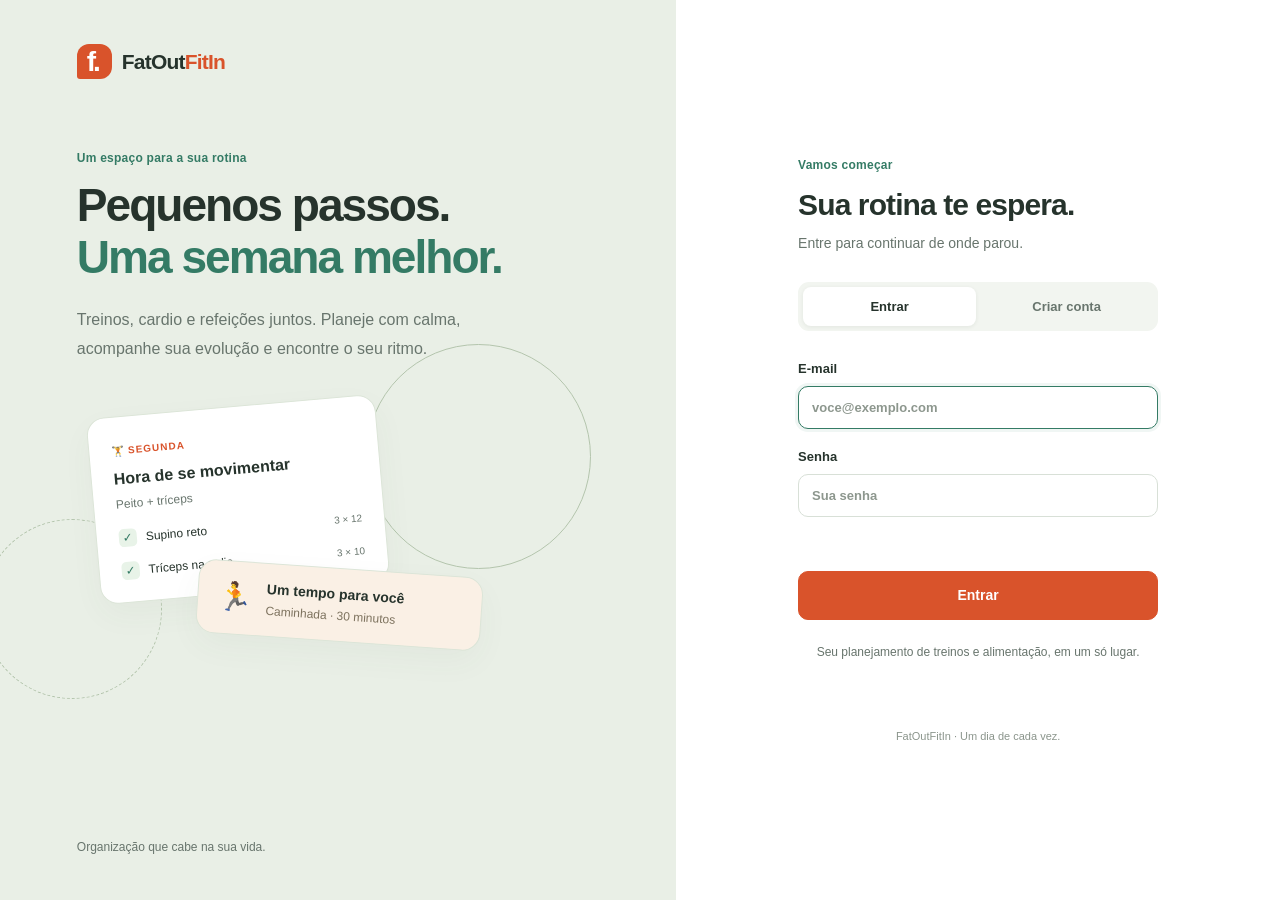
<file: frontend/index.html>
<!doctype html>
<html lang="pt-BR"><head>
  <meta charset="utf-8"><meta name="viewport" content="width=device-width,initial-scale=1">
  <meta name="theme-color" content="#f4f6f3"><title>FatOutFitIn · Sua rotina, no seu ritmo</title>
  <link rel="stylesheet" href="./css/styles.css">
</head><body class="pagina-login">
  <div class="login-layout">
    <section class="login-apresentacao" aria-label="Sobre o FatOutFitIn">
      <a class="marca" href="./index.html"><span class="brand-symbol" aria-hidden="true">f.</span>FatOut<span>FitIn</span></a>
      <div class="intro-copy"><span class="intro-tag">Um espaço para a sua rotina</span>
        <h1>Pequenos passos.<br><em>Uma semana melhor.</em></h1>
        <p>Treinos, cardio e refeições juntos. Planeje com calma, acompanhe sua evolução e encontre o seu ritmo.</p>
      </div>
      <div class="routine-art" aria-hidden="true">
        <div class="art-note note-training"><span class="note-kicker">🏋️ SEGUNDA</span><b>Hora de se movimentar</b><span>Peito + tríceps</span><div class="art-check"><i>✓</i> Supino reto <small>3 × 12</small></div><div class="art-check"><i>✓</i> Tríceps na polia <small>3 × 10</small></div></div>
        <div class="art-note note-cardio"><span class="art-icon">🏃</span><div><b>Um tempo para você</b><span>Caminhada · 30 minutos</span></div></div>
        <div class="art-decoration deco-one"></div><div class="art-decoration deco-two"></div>
      </div><p class="intro-footer">Organização que cabe na sua vida.</p>
    </section>
    <main class="login-form-side"><div class="caixa-login">
      <div class="login-heading"><span class="intro-tag">Vamos começar</span><h2>Sua rotina te espera.</h2><p>Entre para continuar de onde parou.</p></div>
      <div class="abas" role="group" aria-label="Acessar ou criar conta"><button type="button" class="aba ativa" data-modo="login">Entrar</button><button type="button" class="aba" data-modo="cadastro">Criar conta</button></div>
      <form id="form-acesso" novalidate>
        <label class="campo-nome" hidden>Seu nome<input name="nome" autocomplete="name" placeholder="Como podemos te chamar?" maxlength="80"></label>
        <label>E-mail<input name="email" type="email" autocomplete="email" placeholder="voce@exemplo.com" autofocus></label>
        <label>Senha<input name="senha" type="password" autocomplete="current-password" placeholder="Sua senha"></label>
        <p id="mensagem" class="mensagem" role="alert"></p><button type="submit" id="login" class="btn-primario">Entrar</button>
      </form><p class="login-footnote">Seu planejamento de treinos e alimentação, em um só lugar.</p>
    </div><small class="login-copyright">FatOutFitIn · Um dia de cada vez.</small></main>
  </div><script src="./js/config.js"></script><script src="./js/api.js"></script><script src="./js/login.js"></script>
</body></html>
</file>
<file: frontend/css/styles.css>
/* FatOutFitIn: agenda pessoal de movimento e alimentação. Todos os recursos são locais. */
:root{--fundo:#f4f6f3;--superficie:#fff;--texto:#26332c;--texto-suave:#68756d;--borda:#e1e7e0;--fogo:#d9532b;--fogo-claro:#fff0e8;--verde:#347b65;--erro:#b32d2a;--ok:#247a56;--raio:18px;--cor-padrao:#fff;--cor-vermelho:#fff1ef;--cor-laranja:#fff4e9;--cor-amarelo:#fffae6;--cor-verde:#f0f7ed;--cor-azul:#edf5fb;--cor-roxo:#f4f0fb;--cor-rosa:#fdf0f5}
*{box-sizing:border-box;margin:0;padding:0}[hidden]{display:none!important}
body{font-family:"Segoe UI",Arial,sans-serif;color:var(--texto);background:var(--fundo);font-size:14px;line-height:1.5;min-height:100vh}
button,input,select,textarea{font:inherit;color:inherit}button,summary{cursor:pointer}button{transition:background .15s,border-color .15s,box-shadow .15s}button:disabled{opacity:.55;cursor:wait}
button:focus-visible,summary:focus-visible,a:focus-visible{outline:3px solid #d9532b66;outline-offset:3px}
input,select,textarea{width:100%;min-width:0;border:1px solid #d8e0d7;border-radius:10px;background:#fff;padding:11px 13px;outline:none;transition:border-color .15s,box-shadow .15s}
input:focus,select:focus,textarea:focus{border-color:var(--verde);box-shadow:0 0 0 3px #347b6512}
input::placeholder,textarea::placeholder{color:#8d978e}input[type=checkbox]{width:17px;height:17px;accent-color:var(--verde);padding:0;flex-shrink:0}
label,.field{display:flex;flex-direction:column;gap:7px;font-size:13px;font-weight:600}
label small,.field small{font-size:11px;color:var(--texto-suave);font-weight:400}
fieldset{border:0;min-width:0}legend{font-size:13px;font-weight:600;margin-bottom:11px}legend small{margin-left:8px;color:var(--texto-suave);font-weight:400}
h1,h2,h3{line-height:1.2;letter-spacing:-.03em}p{color:var(--texto-suave)}a{color:inherit}
.btn-primario,.btn-secundario,.btn-texto{border-radius:10px;padding:11px 17px;font-weight:600;font-size:13px;border:1px solid transparent;white-space:nowrap}
.btn-primario{background:var(--fogo);color:#fff;border-color:var(--fogo)}.btn-primario:hover{background:#bf4220}
.btn-secundario{background:#fff;border-color:var(--borda)}.btn-secundario:hover{background:#f7faf6;border-color:#b9c9b8}
.btn-texto{background:none;color:var(--verde);padding:7px 0}.btn-texto:hover{text-decoration:underline}
.icon-button{border:0;background:none;border-radius:9px;padding:6px;min-width:34px;min-height:34px;font-size:20px;color:var(--texto-suave)}.icon-button:hover{background:#e9eee7;color:var(--texto)}
.marca{display:flex;align-items:center;gap:0;font-weight:750;font-size:21px;letter-spacing:-.8px;text-decoration:none;white-space:nowrap}.marca>span:last-child{color:var(--fogo)}
.brand-symbol{display:inline-flex;align-items:center;justify-content:center;width:35px;height:35px;background:var(--fogo);color:#fff;border-radius:12px 12px 12px 3px;font-size:28px;font-weight:800;margin-right:10px;letter-spacing:-3px;padding-right:4px}
.intro-tag{display:block;color:var(--verde);font-weight:600;font-size:12px;margin-bottom:13px;letter-spacing:.02em}
.mensagem{font-size:13px;min-height:18px}.mensagem.erro{color:var(--erro)}.ajuda{font-size:12px;line-height:1.6}
/* Acesso */
.login-layout{display:grid;grid-template-columns:1.12fr 1fr;min-height:100vh}
.login-apresentacao{padding:44px clamp(28px,6vw,88px);position:relative;overflow:hidden;background:#e9efe6;display:flex;flex-direction:column}
.intro-copy{margin-top:70px;max-width:510px;position:relative;z-index:1}.intro-copy h1{font-size:clamp(36px,3.6vw,56px);font-weight:650;line-height:1.12;letter-spacing:-2px}.intro-copy h1 em{font-style:normal;color:var(--verde)}.intro-copy p{font-size:16px;max-width:390px;line-height:1.8;margin-top:23px}
.routine-art{position:relative;min-height:270px;max-width:490px;margin-top:30px;z-index:0}
.art-note{position:relative;z-index:1;border:1px solid #dce5d8;background:#fff;border-radius:18px;box-shadow:0 12px 32px #43553b0b}
.note-training{padding:22px;width:290px;transform:rotate(-5deg);margin:12px 0 0 16px}.note-kicker{font-size:10px;letter-spacing:.1em;font-weight:700;color:var(--fogo)}.art-note b{display:block;font-size:16px;margin:7px 0 2px}.art-note>span:not(.note-kicker){color:var(--texto-suave);font-size:12px}
.art-check{display:flex;align-items:center;gap:9px;font-size:12px;margin-top:15px}.art-check i{font-style:normal;background:#e8f3e8;color:var(--verde);border-radius:5px;padding:0 4px}.art-check small{margin-left:auto;color:var(--texto-suave)}
.note-cardio{display:flex;align-items:center;gap:14px;width:285px;padding:15px 19px;position:absolute;left:120px;top:174px;transform:rotate(4deg);background:#faf0e5}.note-cardio b{font-size:14px;margin:0}.note-cardio span{font-size:12px;color:#7d725e}.art-icon{font-size:28px!important;color:var(--fogo)!important}
.art-decoration{position:absolute;z-index:0;border:1px solid #b4c5ad;border-radius:50%}.deco-one{height:225px;width:225px;right:-24px;top:-50px}.deco-two{height:180px;width:180px;left:-95px;top:125px;border-style:dashed}
.intro-footer{margin-top:auto;padding-top:30px;font-size:12px}
.login-form-side{display:flex;flex-direction:column;justify-content:center;align-items:center;padding:50px 32px;background:#fff}
.caixa-login{width:min(360px,100%)}.login-heading h2{font-size:30px;font-weight:650}.login-heading p{margin-top:10px;font-size:14px}.abas{display:flex;gap:4px;background:#f2f5f0;padding:5px;border-radius:11px;margin:28px 0}.aba{border:0;border-radius:8px;background:none;flex:1;padding:10px;color:var(--texto-suave);font-weight:600;font-size:13px}.aba.ativa{background:#fff;color:var(--texto);box-shadow:0 1px 4px #23302312}
#form-acesso{display:flex;flex-direction:column;gap:18px}#login{width:100%;padding:13px;font-size:14px}.login-footnote{font-size:12px;text-align:center;margin-top:22px;line-height:1.7}.login-copyright{margin-top:65px;font-size:11px;color:#8b958c}
/* Estrutura do mural */
.sidebar{position:fixed;inset:0 auto 0 0;width:236px;padding:31px 22px 22px;background:#fff;border-right:1px solid var(--borda);display:flex;flex-direction:column;z-index:10}
.nav-caption{font-size:11px;color:#8c978e;margin:44px 12px 12px}.nav-item{display:flex;align-items:center;gap:12px;width:100%;padding:12px 13px;text-align:left;border:0;border-radius:10px;background:none;font-size:13px;color:var(--texto-suave);font-weight:500;margin-bottom:6px}.nav-item>span{font-size:20px;width:20px}.nav-item.ativo{background:var(--fogo-claro);color:#b3401e;font-weight:650}.nav-item:hover{background:#f4f7f1}.nav-item.ativo:hover{background:#ffeadb}
.sidebar-note{margin:auto 0 22px;background:#f2f6ed;border-radius:13px;padding:20px 15px}.small-sun{display:block;font-size:30px;color:#6a8753;margin-bottom:8px}.sidebar-note strong{font-size:13px}.sidebar-note p{font-size:12px;line-height:1.7;margin-top:7px}.diagnostico{font-size:11px;color:var(--texto-suave);margin:0 9px 12px}.status-apis{display:flex;gap:10px;margin:10px 0}.status{color:var(--erro)}.status:before{content:"";display:inline-block;width:6px;height:6px;border-radius:50%;background:currentColor;margin-right:5px}.status.online{color:var(--ok)}.sair{font-size:12px;margin-top:0}
.app-main{margin-left:236px}.topo{height:80px;display:flex;align-items:center;gap:26px;padding:0 42px;border-bottom:1px solid var(--borda);background:#ffffffb8}.breadcrumb{font-size:12px;color:var(--texto-suave);white-space:nowrap}.breadcrumb span{color:#bec7bd;margin:0 10px}.search-wrap{display:flex;flex-direction:row;align-items:center;gap:8px;max-width:330px;margin-left:auto;font-weight:400}.search-wrap>span{font-size:24px;color:var(--texto-suave)}#busca{background:none;border:0;box-shadow:none;padding:10px 0;font-size:13px}.usuario{display:flex;align-items:center;gap:10px;font-size:12px;white-space:nowrap}.avatar{display:flex;align-items:center;justify-content:center;height:34px;width:34px;border-radius:50%;background:#e5ede0;color:var(--verde);font-size:12px;font-weight:700}.mobile-brand{display:none}
.workspace{max-width:1530px;margin:auto;padding:39px 42px 24px}.page-heading{display:flex;justify-content:space-between;gap:20px;align-items:center;margin-bottom:30px}.greeting{font-size:12px;margin-bottom:10px}.page-heading h1{font-size:clamp(26px,2.3vw,36px);font-weight:650}.page-description{margin-top:11px;font-size:13px}.novo-card{display:flex;flex-wrap:wrap;justify-content:flex-end;gap:8px}.novo-card button{padding:11px 14px}
.resumo{display:grid;grid-template-columns:repeat(3,1fr);gap:0;border:1px solid var(--borda);background:#fff;border-radius:16px;margin-bottom:35px;padding:23px 6px}.indicador{display:flex;align-items:center;gap:15px;padding:0 24px;border-right:1px solid var(--borda)}.indicador:last-child{border:0}.indicator-icon{width:42px;height:42px;border-radius:13px;background:#fff0e6;color:var(--fogo);display:grid;place-items:center;font-size:24px}.indicador:nth-child(2) .indicator-icon{background:#eaf3ec;color:var(--verde)}.indicador:nth-child(3) .indicator-icon{background:#f0ecf7;color:#81609b}.indicador b{display:block;font-size:25px;line-height:1.1;letter-spacing:-1px}.indicador span:not(.indicator-icon){font-size:12px;color:var(--texto-suave)}.indicador small{display:block;font-size:10px;color:#88958b;margin-top:3px}
.barra{display:flex;justify-content:space-between;align-items:center;gap:16px;margin-bottom:24px}.toolbar-title,.toolbar-actions{display:flex;align-items:center;gap:11px}.toolbar-title h2{font-size:19px;font-weight:650}.section-dot{width:7px;height:7px;background:var(--fogo);border-radius:50%}.count-badge{background:#e6ebe3;border-radius:6px;padding:2px 7px;font-size:11px;color:#64725e}.view-switch{display:flex;border:1px solid var(--borda);padding:3px;background:#eaf0e7;border-radius:9px}.view-switch button{border:0;background:none;font-size:12px;padding:6px 11px;border-radius:6px;color:var(--texto-suave)}.view-switch button.ativo{background:#fff;box-shadow:0 1px 3px #26332c13;color:var(--texto)}
.day-picker{position:relative;font-size:12px;font-weight:500}.day-picker>summary{list-style:none;display:flex;align-items:center;justify-content:space-between;gap:10px;border:1px solid var(--borda);border-radius:9px;padding:9px 12px;background:#fff;min-height:38px}.day-picker>summary::-webkit-details-marker{display:none}.day-picker[open]>summary{border-color:var(--verde)}.chevron{color:var(--texto-suave);font-size:15px}
.day-popover{position:absolute;z-index:50;top:calc(100% + 7px);right:0;width:430px;max-width:calc(100vw - 46px);padding:17px;background:#fff;border:1px solid var(--borda);border-radius:15px;box-shadow:0 12px 34px #26332c1a}.popover-label{display:block;font-size:12px;color:var(--texto-suave);margin-bottom:12px}.day-balloons{display:grid;grid-template-columns:repeat(7,1fr);gap:7px}.day-balloon{aspect-ratio:1;border:1px solid var(--borda);border-radius:50%;padding:8px 0;background:#f8faf7;font-size:12px;font-weight:600;min-width:0}.day-balloon:hover{border-color:var(--verde);background:#edf6e8}.day-balloon.ativo{background:var(--verde);border-color:var(--verde);color:#fff}.all-days{border:0;background:none;color:var(--verde);margin-top:14px;font-size:12px;font-weight:600}.all-days:hover{text-decoration:underline}
.mural{display:grid;grid-template-columns:repeat(auto-fill,minmax(270px,1fr));gap:19px;align-items:start}.secao-titulo{font-size:11px;font-weight:600;color:var(--texto-suave);letter-spacing:.02em;margin:8px 0 14px}#mural-fixados:not(:empty){margin-bottom:26px}
.card{--accent:var(--fogo);padding:20px 19px 13px;border-radius:15px;border:1px solid var(--borda);background:var(--cor-padrao);position:relative;overflow:hidden;min-width:0;box-shadow:0 2px 3px #23302302}.card[data-tipo=cardio]{--accent:var(--verde)}.card[data-tipo=refeicao]{--accent:#8666a1}.card:before{content:"";height:3px;background:var(--accent);position:absolute;inset:0 0 auto}.card:hover{border-color:#c4d1bd;box-shadow:0 5px 19px #23302309}.card header{display:flex;align-items:center;gap:8px;margin-bottom:14px}.etiqueta{font-size:10px;font-weight:600;padding:3px 7px;border-radius:6px;background:#f0f3ed;color:var(--texto-suave)}.etiqueta.tipo{color:var(--accent);background:#ffffff85}.card .pin{margin-left:auto;min-height:28px;min-width:28px;font-size:16px}.pin.ativo{color:var(--fogo);background:var(--fogo-claro)}
.card h3{font-size:17px;font-weight:650;margin-bottom:8px;overflow-wrap:anywhere}.title-button{border:0;background:none;text-align:left;font:inherit;letter-spacing:inherit;line-height:1.35}.title-button:hover{color:var(--accent)}.card .meta{font-size:11px;line-height:1.7;margin-bottom:15px;overflow-wrap:anywhere}
.checklist{list-style:none;display:flex;flex-direction:column;gap:10px}.checklist li{display:flex;flex-direction:column;gap:3px}.checklist label{font-weight:400;font-size:12px;display:flex;flex-direction:row;align-items:flex-start;gap:8px;cursor:pointer}.checklist small{color:var(--texto-suave);font-size:10px;margin-left:25px}.checklist .feito label>span{text-decoration:line-through;color:#8c978a}.technique{font-size:10px;color:#9d5525;margin-left:25px}.progresso{height:4px;border-radius:4px;background:#e8eee3;margin:15px 0 5px;overflow:hidden}.progresso>span{display:block;height:100%;background:var(--accent)}.progress-caption{font-size:10px;color:#899782}
.card .notas{font-size:11px;line-height:1.7;margin-top:13px;white-space:pre-wrap;overflow-wrap:anywhere}.card footer{border-top:1px solid #dfe6dc;margin-top:16px;padding-top:8px;display:flex;align-items:center;gap:5px}.card footer .btn-card{font-size:11px;border:0;border-radius:6px;background:none;padding:7px 8px;color:var(--texto-suave)}.card footer .btn-card:hover{background:#eaf0e4;color:var(--texto)}.card footer .btn-card:last-child{margin-left:auto}.card-date{color:#8b9786;font-size:10px;margin-right:auto}.cardio-numbers{display:flex;gap:22px;margin:18px 0}.cardio-numbers b{display:block;font-size:24px;font-weight:600;line-height:1.1}.cardio-numbers span{font-size:10px;color:var(--texto-suave)}.cardio-done{display:flex;align-items:center;gap:9px;flex-direction:row;font-size:12px;font-weight:400;margin-top:12px;cursor:pointer}
.cor-padrao{background:var(--cor-padrao)}.cor-vermelho{background:var(--cor-vermelho)}.cor-laranja{background:var(--cor-laranja)}.cor-amarelo{background:var(--cor-amarelo)}.cor-verde{background:var(--cor-verde)}.cor-azul{background:var(--cor-azul)}.cor-roxo{background:var(--cor-roxo)}.cor-rosa{background:var(--cor-rosa)}
.macros{display:flex;flex-wrap:wrap;gap:5px;margin-bottom:14px}.macro{font-size:10px;border-radius:5px;background:#ffffff80;border:1px solid #dfe6dc;padding:3px 6px}.m-kcal{font-weight:650;color:var(--fogo)}.macro b{font-weight:600}.macros-mini{margin:8px 0 0}
.vazio{background:#fff;border:1px dashed #d3dece;border-radius:16px;text-align:center;padding:45px 18px}.vazio .empty-icon{display:block;font-size:38px;color:#b1c1a6;margin-bottom:11px}.vazio h3{font-size:18px;margin-bottom:9px}.vazio p{font-size:13px;max-width:340px;margin:0 auto}.vazio button{margin-top:20px}.load-error{padding:14px 17px;background:#fff2e4;border:1px solid #ecd7bd;color:#8a532d;border-radius:10px;margin-bottom:20px;font-size:12px}.load-error button{margin-left:10px;border:0;text-decoration:underline;background:none;color:inherit}.workspace-footer{text-align:center;color:#96a18f;font-size:11px;margin-top:45px}
.semana{display:grid;grid-template-columns:repeat(7,minmax(245px,1fr));gap:13px;overflow-x:auto;padding-bottom:15px}.coluna-dia{padding:12px;border:1px solid var(--borda);border-radius:13px;background:#edf1e9;min-width:0}.coluna-dia.hoje{border-color:#9bb78f}.coluna-dia>h3{font-size:13px;margin-bottom:7px}.coluna-dia>h3 small{font-size:10px;color:var(--verde);font-weight:500;margin-left:6px}.coluna-dia .totais{font-size:11px;color:var(--texto-suave);margin-bottom:18px}.coluna-dia .card{margin-bottom:12px;padding:17px 13px 10px}.coluna-dia .vazio{font-size:11px;padding:20px 5px;background:none;border:0}
/* Editor */
dialog{margin:auto;width:min(740px,calc(100% - 32px));max-height:calc(100dvh - 40px);padding:26px 30px 0;border:1px solid var(--borda);border-radius:20px;background:#fff;color:var(--texto);overflow:auto;box-shadow:0 28px 80px #26332c30}dialog::backdrop{background:#1f302a55;backdrop-filter:blur(3px)}
#form-card{display:flex;flex-direction:column;gap:22px}.editor-header{display:flex;align-items:flex-start;justify-content:space-between}.editor-header h2{font-size:26px;font-weight:650}.editor-header .intro-tag{margin-bottom:7px}.editor-grid{display:grid;grid-template-columns:repeat(auto-fit,minmax(150px,1fr));gap:15px}.input-titulo{font-weight:500;font-size:16px}.field-label{display:block}.field .day-picker>summary{font-size:13px;min-height:44px}.field .day-popover{left:0;right:auto}
.modo-treino .so-refeicao,.modo-treino .so-cardio,.modo-refeicao .so-treino,.modo-refeicao .so-cardio,.modo-refeicao .so-atividade,.modo-cardio .so-treino,.modo-cardio .so-refeicao,.modo-cardio .so-itens{display:none!important}
.choice-pills{display:flex;flex-wrap:wrap;gap:8px}.choice-pill{position:relative;display:block;font-size:12px;font-weight:400;cursor:pointer}.choice-pill input{position:absolute;opacity:0;width:1px;height:1px}.choice-pill span{display:block;padding:8px 12px;border:1px solid var(--borda);border-radius:20px;background:#f8faf6}.choice-pill input:checked+span{color:var(--verde);border-color:#8fb59d;background:#eaf4e9;font-weight:600}.choice-pill input:focus-visible+span{outline:3px solid #347b6533;outline-offset:2px}.custom-add{margin-top:13px;font-size:12px;color:var(--verde)}.custom-add>summary{font-weight:500;list-style:none}.custom-row{display:flex;gap:8px;margin:12px 0 6px}.custom-add small{font-size:11px;color:var(--texto-suave)}.items-heading{display:flex;justify-content:space-between;gap:10px;align-items:center;margin-bottom:12px}.items-heading h3{font-size:14px;font-weight:600}.lista-itens{display:flex;flex-direction:column;gap:13px}.item-editor{border:1px solid var(--borda);border-radius:13px;padding:15px;background:#f8faf6}.exercise-heading{display:flex;justify-content:space-between;align-items:center;font-size:11px;margin-bottom:10px;color:var(--texto-suave)}.exercise-fields{display:grid;grid-template-columns:repeat(3,1fr);gap:11px;margin-top:12px}.exercise-fields label{font-size:11px}.exercise-technique{margin-top:12px}.exercise-technique label{font-size:11px}.custom-exercise{margin-top:10px}.custom-exercise .custom-row{margin:7px 0}.custom-exercise small{font-size:10px;color:var(--texto-suave)}.check-row{display:flex;flex-direction:row;align-items:center;gap:8px;font-size:12px;font-weight:400;margin-top:13px}.cardio-fields{display:flex;flex-direction:column;gap:14px}
.linha-item{display:grid;grid-template-columns:minmax(0,1fr) 90px 22px 30px;gap:8px;align-items:end}.linha-item>label{font-size:11px}.linha-item .unidade{padding-bottom:12px;font-size:11px;color:var(--texto-suave)}.outro-campos{display:flex;flex-direction:column;gap:10px;margin-top:14px}.grade-nutri{display:grid;grid-template-columns:repeat(3,1fr);gap:10px}.grade-nutri label{font-size:10px}.nutri-preview{margin-top:8px}.nutri-preview>small{font-size:10px;color:var(--texto-suave)}.totais-editor{margin-top:14px;padding:14px;border:1px solid #d8e7d0;background:#f0f6eb;border-radius:11px}.totais-editor>span{display:block;font-size:12px;font-weight:600;margin-bottom:9px}.totais-editor .macros{margin:0}
.card-customization{font-size:12px;color:var(--texto-suave)}.cores{display:flex;gap:10px;margin-top:12px}.bolinha{width:27px;height:27px;border:1px solid #bcc9b5;border-radius:50%}.bolinha.selecionada{outline:2px solid var(--verde);outline-offset:3px}
.acoes-editor{position:sticky;bottom:0;display:flex;align-items:center;gap:8px;padding:17px 0;background:#fff;border-top:1px solid var(--borda);z-index:3}.selo{font-size:10px;color:var(--texto-suave);margin-right:auto}.acoes-editor .btn-primario,.acoes-editor .btn-secundario{font-size:12px}.toast{position:fixed;bottom:25px;left:50%;transform:translateX(-50%);background:var(--texto);color:#fff;box-shadow:0 7px 25px #26332c25;padding:12px 22px;border-radius:10px;z-index:100;max-width:calc(100% - 30px);font-size:13px}.toast.erro{background:var(--erro)}
@media(min-width:1600px){.workspace{padding-top:54px}.page-heading{margin-bottom:40px}.sidebar{width:250px}.app-main{margin-left:250px}}
@media(max-width:1200px){.sidebar{width:210px;padding-left:16px;padding-right:16px}.app-main{margin-left:210px}.workspace{padding:30px 27px}.topo{padding:0 27px;gap:15px}.breadcrumb{display:none}.search-wrap{margin-left:0;flex:1}.usuario{margin-left:auto}.page-heading{align-items:flex-start;flex-direction:column}.novo-card{justify-content:flex-start}.indicador{padding:0 17px;gap:10px}.indicator-icon{width:35px;height:35px}.indicador b{font-size:23px}}
@media(max-width:850px){.sidebar{position:static;width:auto;padding:18px 22px 10px;border-right:0;border-bottom:1px solid var(--borda)}.sidebar .marca{font-size:20px}.nav-caption,.sidebar-note,.diagnostico{display:none}.sidebar nav{display:flex;gap:5px;overflow-x:auto;margin-top:17px}.nav-item{width:auto;white-space:nowrap;font-size:12px;margin:0;padding:10px 11px}.nav-item>span{font-size:17px}.sair{position:absolute;right:17px;top:21px;font-size:11px}.sair>span{display:none}.app-main{margin-left:0}.topo{height:64px;padding:0 22px;gap:10px}.workspace{padding:27px 22px}.resumo{margin-bottom:28px}.page-heading h1{font-size:30px}.usuario #nome-usuario{display:none}.page-description{font-size:12px}}
@media(max-width:600px){.login-layout{display:flex;flex-direction:column}.login-apresentacao{padding:24px 25px 28px}.intro-copy{margin-top:32px;max-width:350px}.intro-copy h1{font-size:34px;letter-spacing:-1.1px}.intro-copy p{font-size:13px;margin-top:14px;line-height:1.7}.routine-art,.intro-footer{display:none}.login-form-side{padding:29px 25px}.login-heading .intro-tag{display:none}.login-heading h2{font-size:23px}.login-heading p{font-size:12px}.abas{margin:23px 0}.login-copyright{margin-top:35px}.sidebar{padding:18px 16px 10px}.sidebar nav{gap:3px}.nav-item{font-size:11px;padding:8px 9px}.nav-item>span{display:none}.sair{right:7px}.workspace{padding:24px 16px}.topo{padding:0 16px}.novo-card{width:100%;gap:6px}.novo-card button{flex:1;padding:11px 8px;font-size:11px}.page-heading{gap:20px;margin-bottom:23px}.page-heading h1{font-size:27px}.greeting{font-size:11px}.resumo{padding:17px 0;gap:0}.indicador{padding:0 11px;gap:0;display:block}.indicator-icon{display:none}.indicador b{font-size:23px;margin-bottom:6px}.indicador span:not(.indicator-icon){font-size:10px}.indicador small{display:none}.barra{align-items:flex-start;flex-wrap:wrap;gap:15px;margin-bottom:18px}.toolbar-actions{width:100%;justify-content:space-between}.toolbar-title h2{font-size:18px}.toolbar-actions .day-picker{flex:1;max-width:210px}.day-popover{left:0;right:auto;width:300px}.day-balloons{grid-template-columns:repeat(4,minmax(44px,1fr));gap:9px}.day-balloon{aspect-ratio:auto;min-height:44px;max-width:53px}.mural{grid-template-columns:1fr;gap:15px}.card{padding:20px}.card h3{font-size:18px}.card .meta,.checklist label{font-size:12px}.workspace-footer{margin-top:35px}.semana{grid-template-columns:repeat(7,minmax(275px,1fr))}
dialog{padding:22px 18px 0;width:calc(100% - 20px);max-height:calc(100dvh - 20px);border-radius:17px}.editor-header h2{font-size:23px}#form-card{gap:20px}.editor-grid{gap:12px;grid-template-columns:1fr 1fr}.editor-grid label,.field-label{font-size:11px}.choice-pills{gap:6px}.choice-pill{font-size:11px}.choice-pill span{padding:8px 10px}legend small{display:block;margin-left:0;margin-top:3px}.custom-row{flex-wrap:wrap}.custom-row input{flex-basis:100%}.custom-row button{padding:8px 12px}.items-heading{align-items:flex-start}.items-heading .btn-texto{font-size:11px}.exercise-fields{gap:8px}.exercise-fields input{padding:10px 8px}.item-editor{padding:12px}.linha-item{grid-template-columns:minmax(0,1fr) 65px 15px 25px;gap:5px}.linha-item select{font-size:12px;padding-left:7px}.grade-nutri{grid-template-columns:repeat(2,1fr)}.acoes-editor .selo{display:none}.acoes-editor{justify-content:flex-end}.acoes-editor button{flex:1}.cores{gap:9px}.bolinha{width:24px;height:24px}.editor-header .intro-tag{font-size:11px}.cardio-fields .editor-grid{grid-template-columns:1fr 1fr}}
@media(prefers-reduced-motion:reduce){*,*:before,*:after{transition:none!important;animation:none!important;scroll-behavior:auto!important}}
</file>
